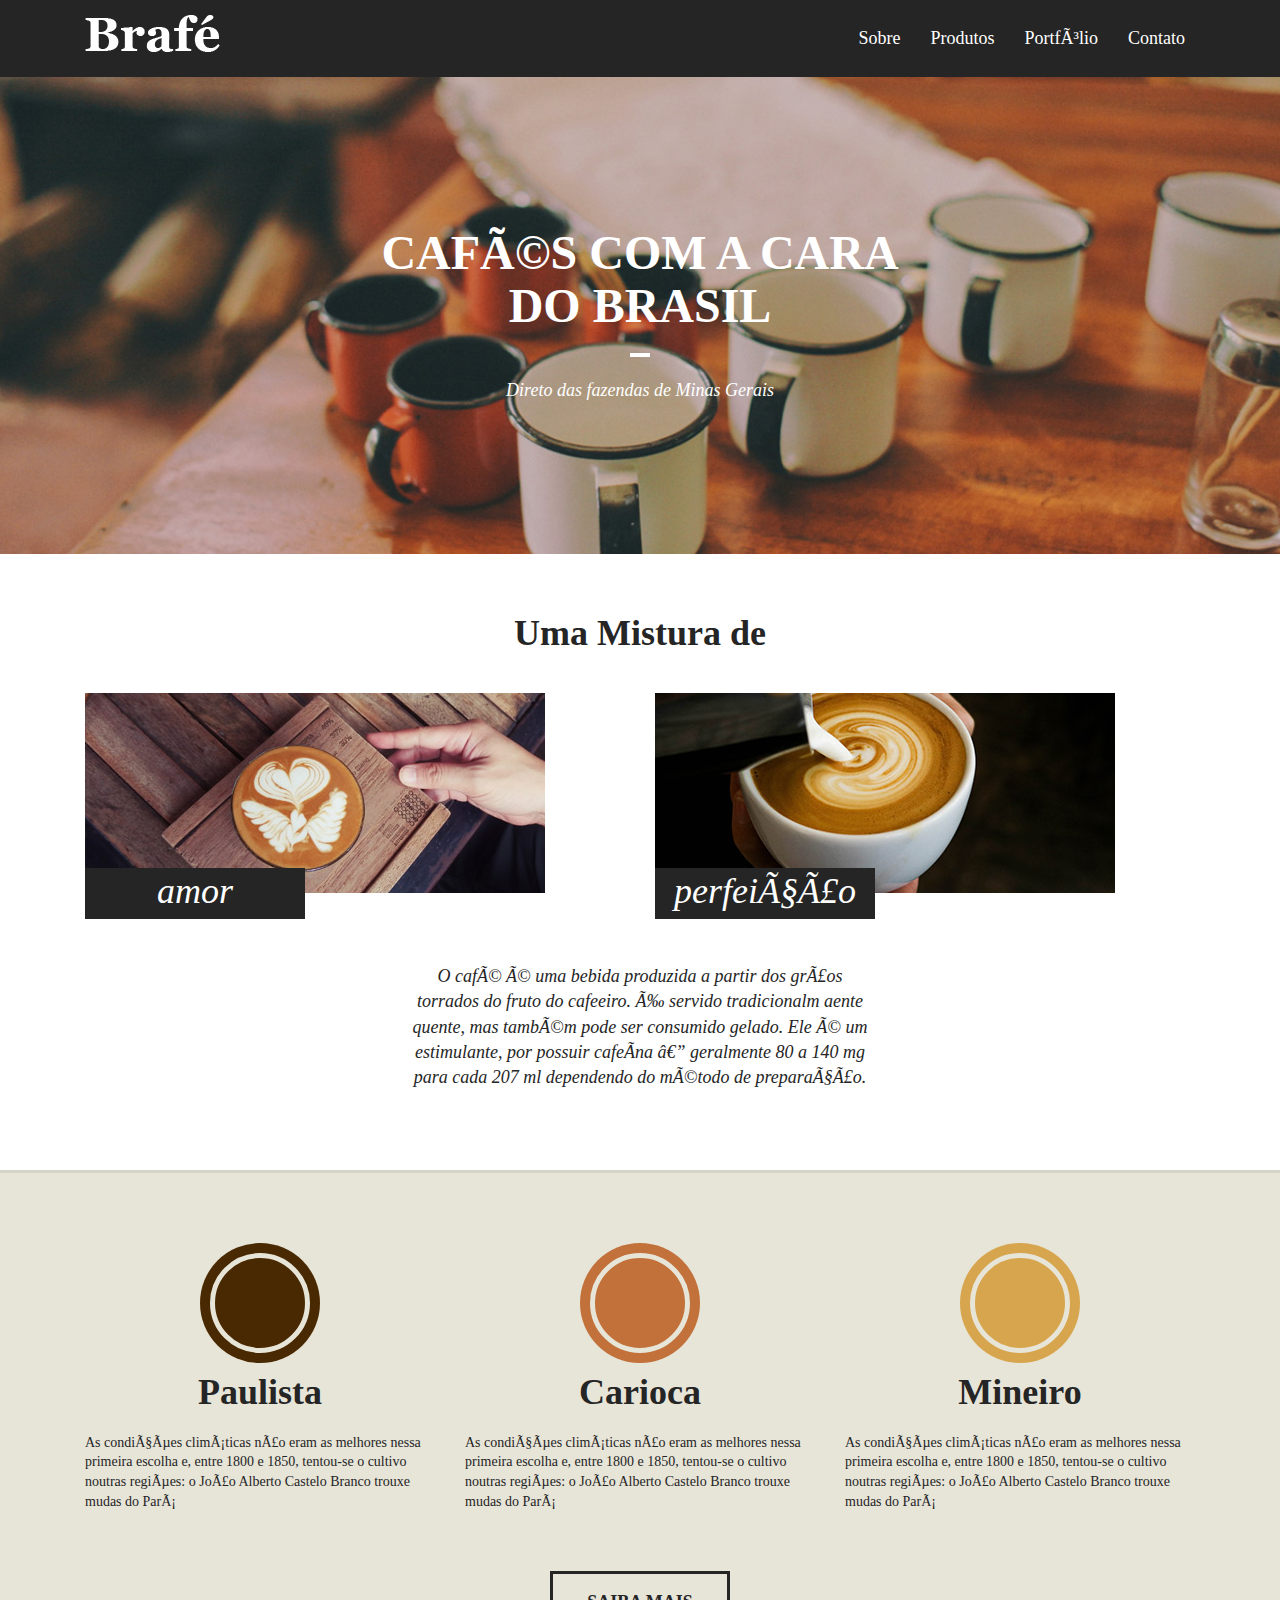
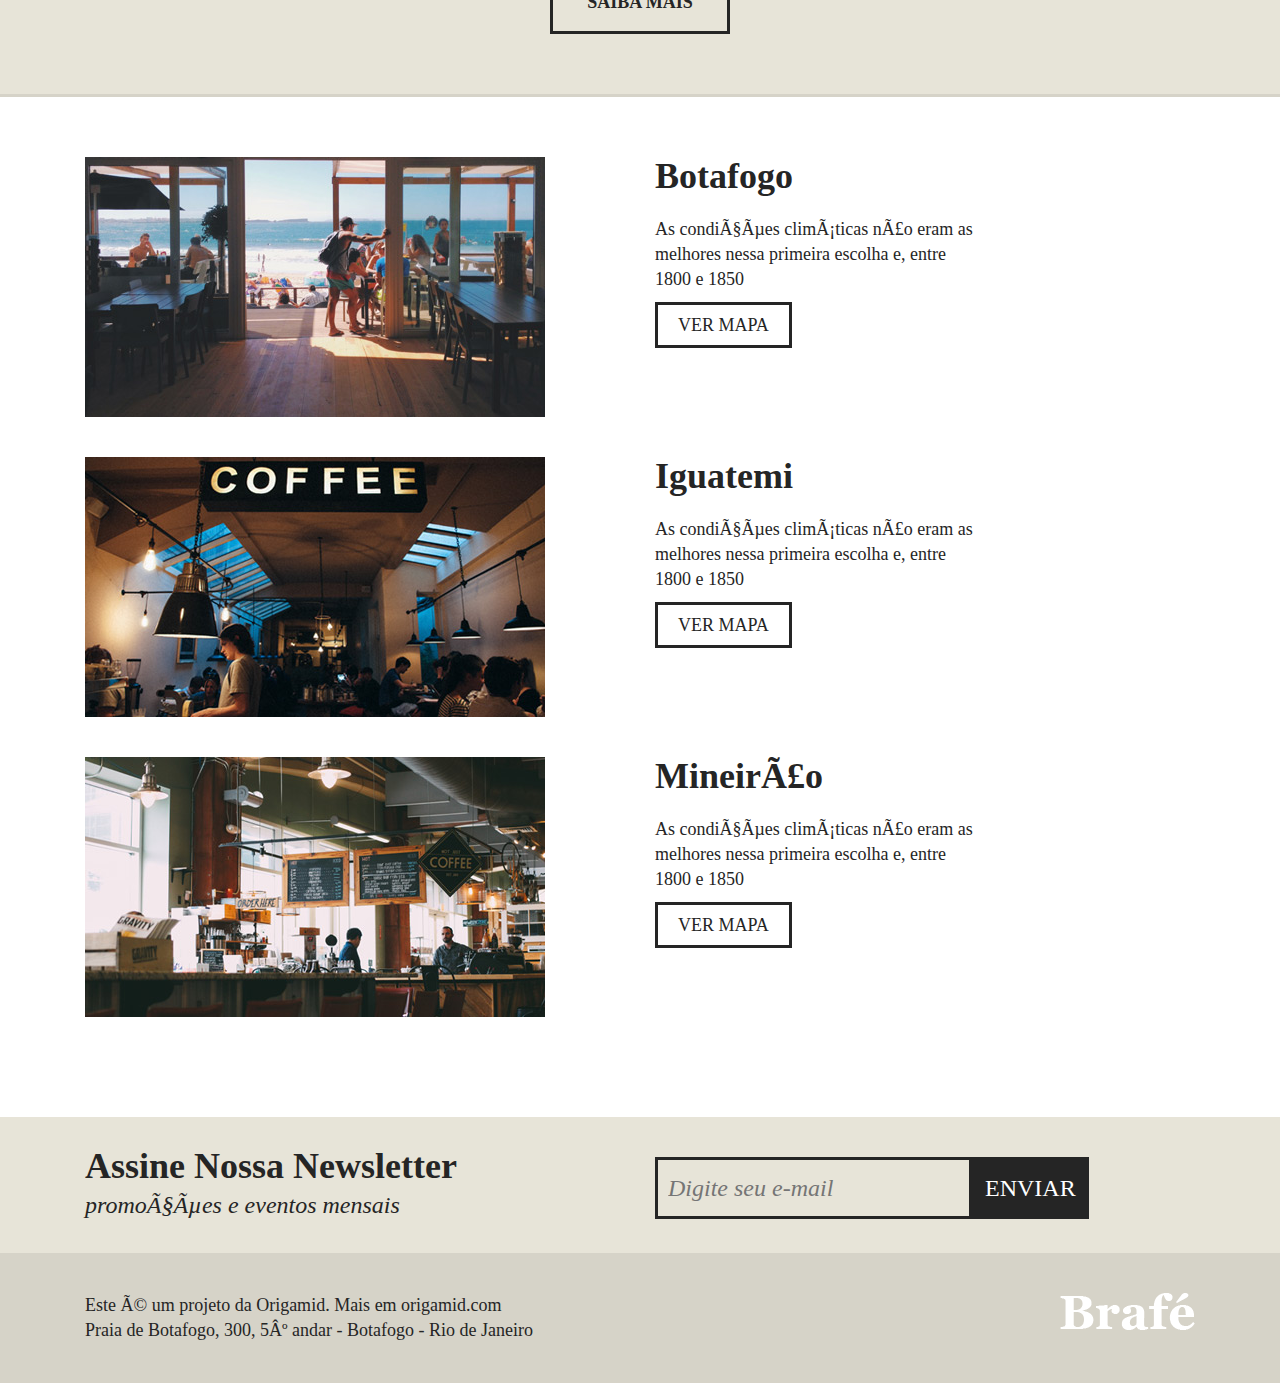
<file: brafe-1-bootstrap/index.html>
<!DOCTYPE html>
<html>

<head>
  <title>Brafé 1</title>
  <meta charset="uft-8">
  <meta name="viewport" content="width=device-width, initial-scale=1, shrink-to-fit=no">
  <link rel="stylesheet" type="text/css" href="css/bootstrap.min.css">
  <link rel="stylesheet" type="text/css" href="css/style.css">
</head>

<body>
  <header class="menu">
    <div class="container">
      <div class="row">
        <a class="menu-logo col-md-4" href="#"><img src="img/brafe.png" alt="Brafé"></a>
        <nav class="menu-nav col-md-8">
          <ul>
            <li><a href="#">Sobre</a></li>
            <li><a href="#">Produtos</a></li>
            <li><a href="#">Portfólio</a></li>
            <li><a href="#">Contato</a></li>
          </ul>
        </nav>
      </div>
    </div>
  </header>

  <main class="intro">
    <h1>Cafés com a cara <br> do Brasil</h1>
    <p>Direto das fazendas de Minas Gerais</p>
  </main>

  <section class="sobre container">
    <h2>Uma Mistura de</h2>
    <div class="row">
      <div class="col-sm sobre-item">
        <img src="img/cafe-1.jpg">
        <h3>amor</h3>
      </div>

      <div class="col-sm sobre-item">
        <img src="img/cafe-2.jpg">
        <h3>perfeição</h3>
      </div>
    </div>
    <p>
      O café é uma bebida produzida a partir dos grãos torrados do fruto do cafeeiro. É servido tradicionalm aente
      quente, mas também pode ser consumido gelado. Ele é um estimulante, por possuir cafeína — geralmente 80 a 140 mg
      para cada 207 ml dependendo do método de preparação.
    </p>
  </section>

  <section class="produtos">
    <div class="container">
      <div class="row">
        <div class="produtos-item col-sm">
          <h2 class="produtos-paulista">Paulista</h2>
          <p>
            As condições climáticas não eram as melhores nessa primeira escolha e, entre 1800 e 1850, tentou-se o
            cultivo
            noutras regiões: o João Alberto Castelo Branco trouxe mudas do Pará
          </p>
        </div>

        <div class="produtos-item col-sm">
          <h2 class="produtos-carioca">Carioca</h2>
          <p>
            As condições climáticas não eram as melhores nessa primeira escolha e, entre 1800 e 1850, tentou-se o
            cultivo
            noutras regiões: o João Alberto Castelo Branco trouxe mudas do Pará
          </p>
        </div>

        <div class="produtos-item col-sm">
          <h2 class="produtos-mineiro">Mineiro</h2>
          <p>
            As condições climáticas não eram as melhores nessa primeira escolha e, entre 1800 e 1850, tentou-se o
            cultivo
            noutras regiões: o João Alberto Castelo Branco trouxe mudas do Pará
          </p>
        </div>
      </div>
    </div>

    <a class="produtos-btn" href="#">Saiba mais</a>
  </section>

  <section class="locais container">
    <div class="locais-item row">
      <div class="col-sm">
        <img src="img/botafogo.jpg" alt="Brafé unidade Botafogo">
      </div>
      <div class="col-sm">
        <h2>Botafogo</h2>
        <p>
          As condições climáticas não eram as melhores nessa primeira escolha e, entre 1800 e 1850
        </p>
        <a href="#">Ver Mapa</a>
      </div>
    </div>

    <div class="locais-item row">
      <div class="col-sm">
        <img src="img/iguatemi.jpg" alt="Brafé unidade Iguatemi">
      </div>
      <div class="col-sm">
        <h2>Iguatemi</h2>
        <p>
          As condições climáticas não eram as melhores nessa primeira escolha e, entre 1800 e 1850
        </p>
        <a href="#">Ver Mapa</a>
      </div>
    </div>

    <div class="locais-item row">
      <div class="col-sm">
        <img src="img/mineirao.jpg" alt="Brafé unidade Mineirao">
      </div>
      <div class="col-sm">
        <h2>Mineirão</h2>
        <p>
          As condições climáticas não eram as melhores nessa primeira escolha e, entre 1800 e 1850
        </p>
        <a href="#">Ver Mapa</a>
      </div>
    </div>
  </section>

  <section class="assine">
    <div class="container">
      <div class="row">
        <div class="assine-info col-sm">
          <h2>Assine Nossa Newsletter</h2>
          <p>promoções e eventos mensais</p>
        </div>
        <form class="col-sm">
          <label for="">E-mail</label>
          <input type="email" placeholder="Digite seu e-mail">
          <button type="submit">Enviar</button>
        </form>
      </div>
    </div>
  </section>

  <footer class="footer">
    <div class="container">
      <div class="row">
        <p class="col-sm-8">Este é um projeto da Origamid. Mais em origamid.com <br>Praia de Botafogo, 300, 5º andar - Botafogo - Rio de
          Janeiro</p>
        <div class="col-sm-4">
          <img src="img/brafe.png" alt="">
        </div>
      </div>
    </div>
  </footer>
</body>

</html>
</file>
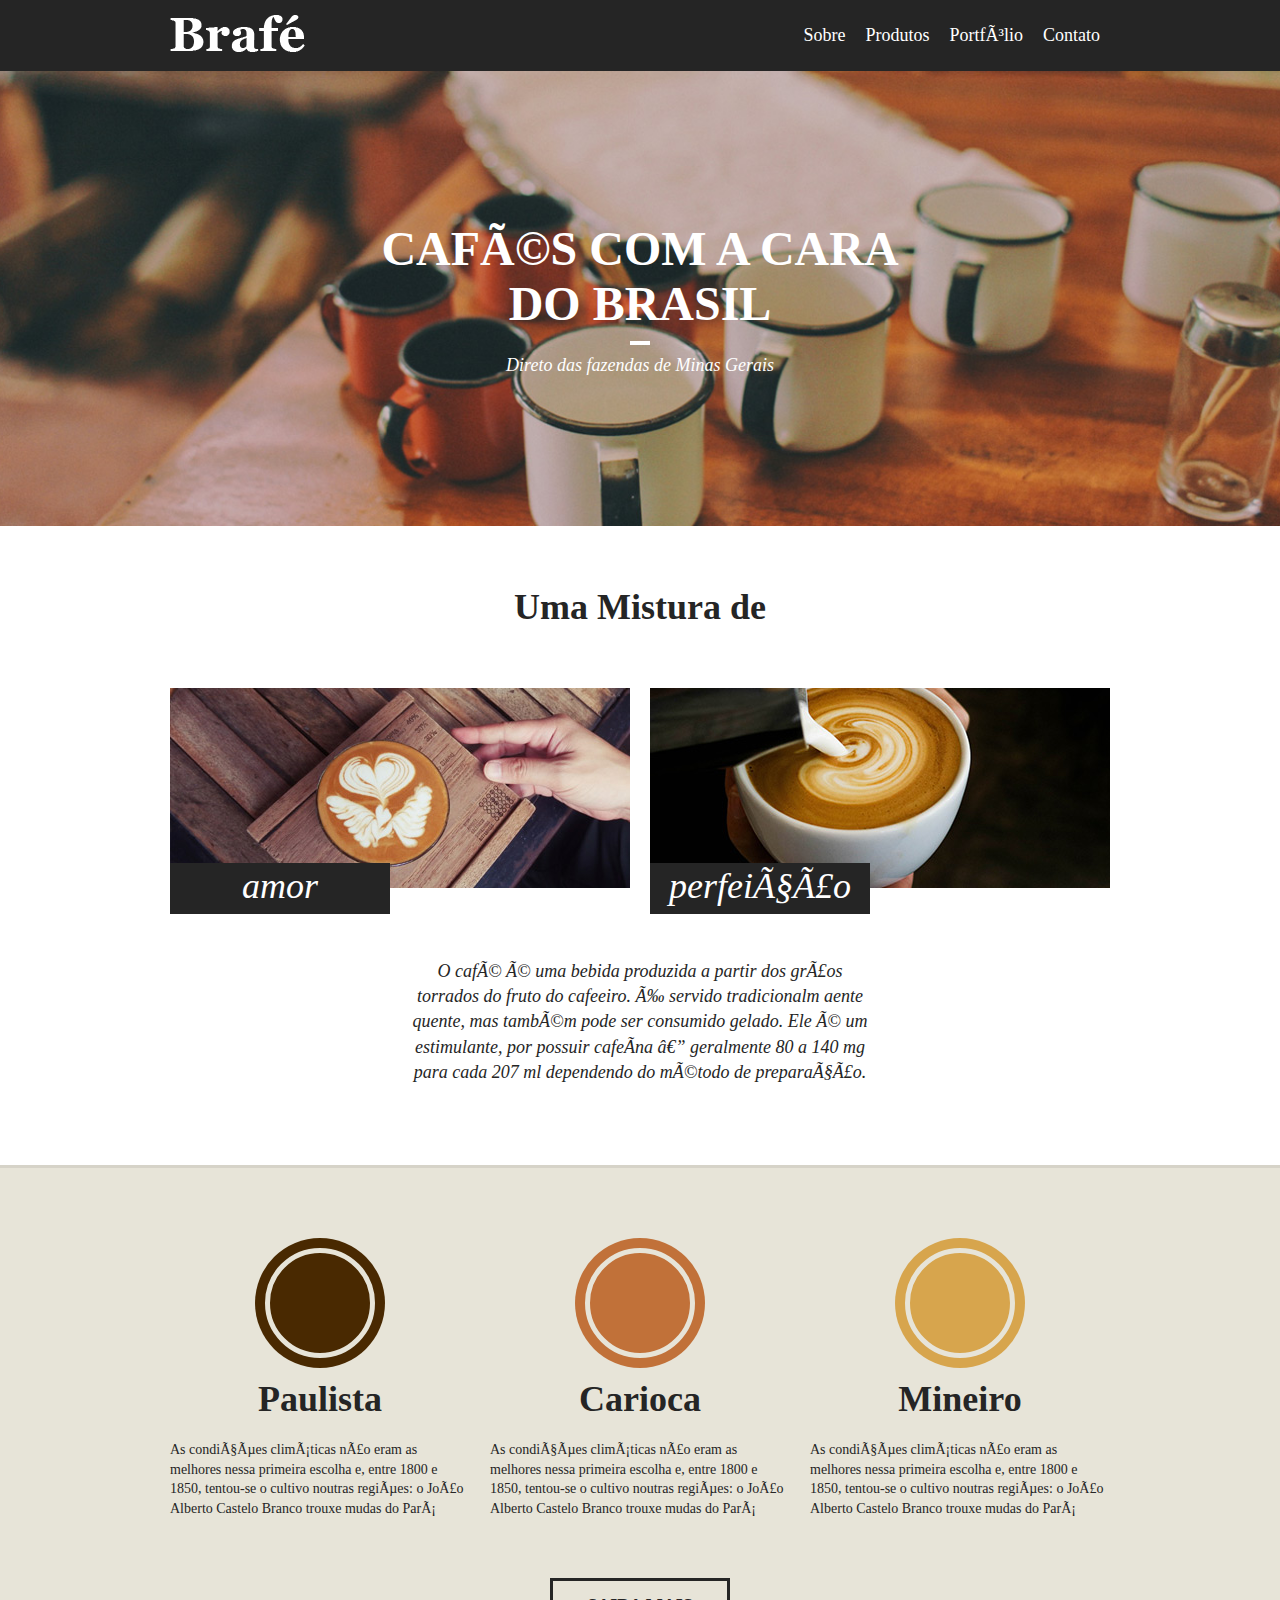
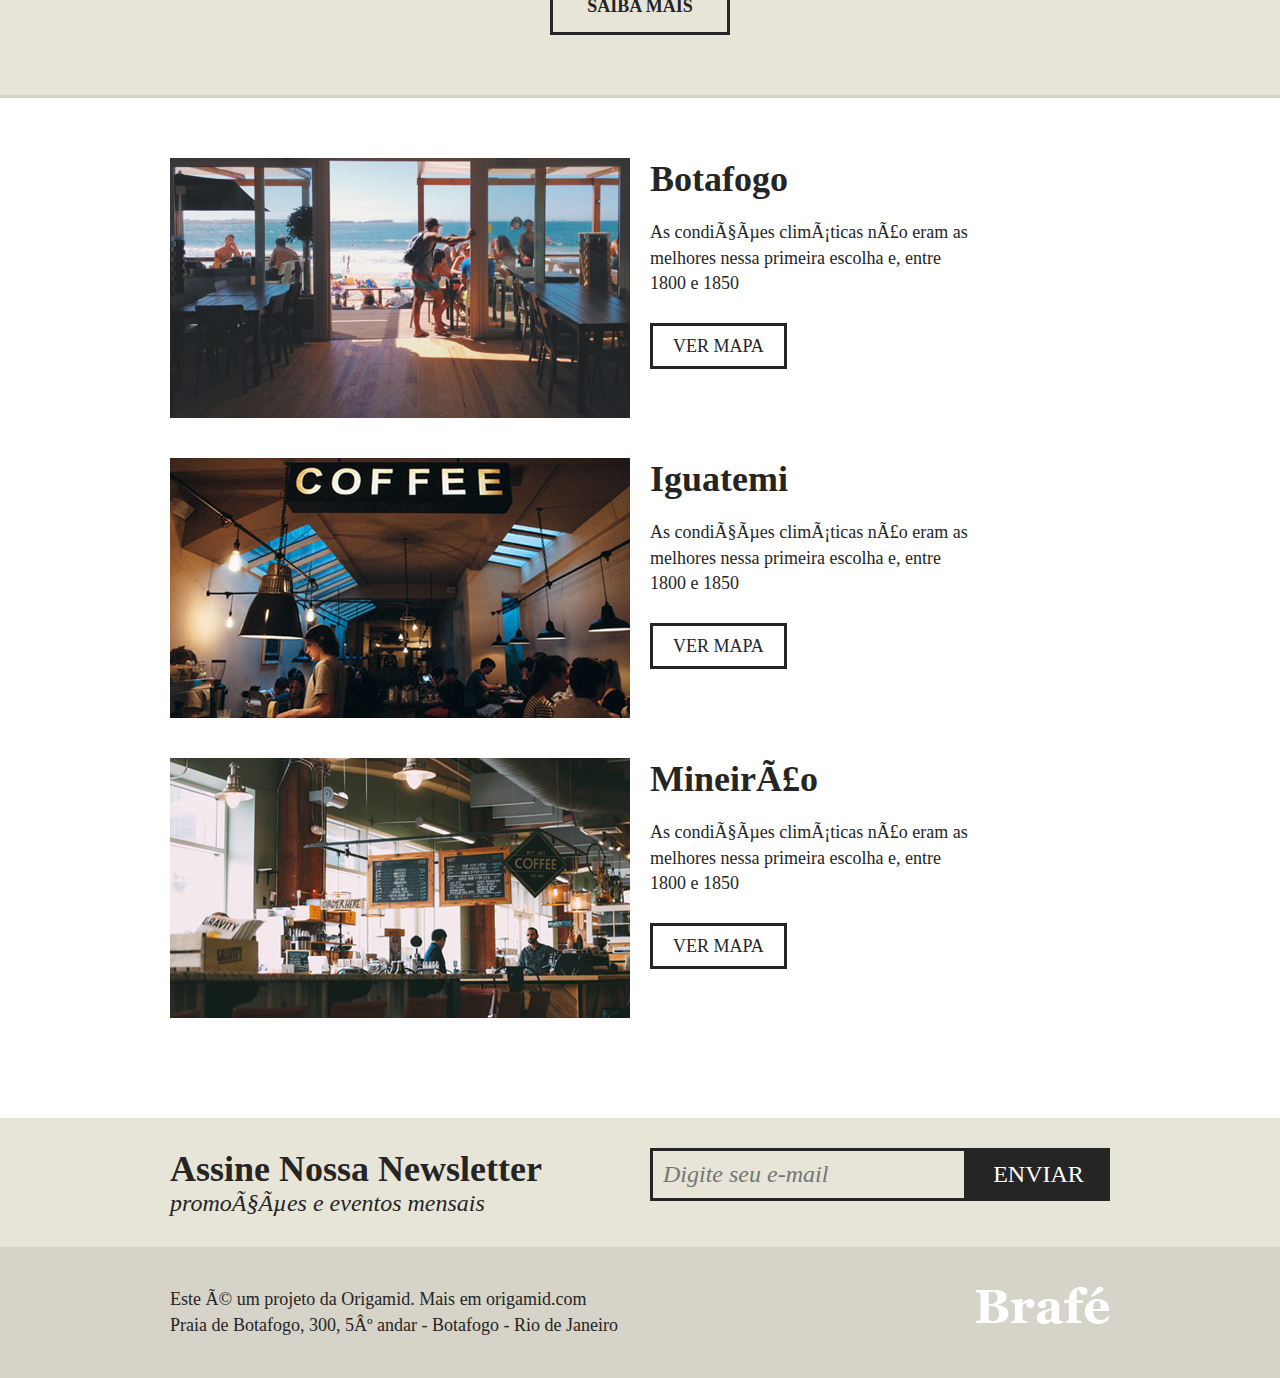
<file: brafe-1-flexbox/index.html>
<!DOCTYPE html>
<html>

<head>
  <title>Brafé 1</title>
  <meta charset="uft-8">
  <meta name="viewport" content="width=device-width, initial-scale=1, shrink-to-fit=no">
  <link rel="stylesheet" type="text/css" href="css/style.css">
</head>

<body>
  <header class="menu">
    <div class="container">
      <a class="menu-logo" href="#"><img src="img/brafe.png" alt="Brafé"></a>
      <nav class="menu-nav">
        <ul>
          <li><a href="#">Sobre</a></li>
          <li><a href="#">Produtos</a></li>
          <li><a href="#">Portfólio</a></li>
          <li><a href="#">Contato</a></li>
        </ul>
      </nav>
    </div>
  </header>

  <main class="intro">
    <h1>Cafés com a cara <br> do Brasil</h1>
    <p>Direto das fazendas de Minas Gerais</p>
  </main>

  <section class="sobre">
    <h2>Uma Mistura de</h2>
    <div class="container">
      <div class="sobre-item">
        <img src="img/cafe-1.jpg">
        <h3>amor</h3>
      </div>

      <div class="sobre-item">
        <img src="img/cafe-2.jpg">
        <h3>perfeição</h3>
      </div>
    </div>
    <p>
      O café é uma bebida produzida a partir dos grãos torrados do fruto do cafeeiro. É servido tradicionalm aente
      quente, mas também pode ser consumido gelado. Ele é um estimulante, por possuir cafeína — geralmente 80 a 140 mg
      para cada 207 ml dependendo do método de preparação.
    </p>
  </section>

  <section class="produtos">
    <div class="container">
      <div class="produtos-item">
        <h2 class="produtos-paulista">Paulista</h2>
        <p>
          As condições climáticas não eram as melhores nessa primeira escolha e, entre 1800 e 1850, tentou-se o cultivo
          noutras regiões: o João Alberto Castelo Branco trouxe mudas do Pará
        </p>
      </div>

      <div class="produtos-item">
        <h2 class="produtos-carioca">Carioca</h2>
        <p>
          As condições climáticas não eram as melhores nessa primeira escolha e, entre 1800 e 1850, tentou-se o cultivo
          noutras regiões: o João Alberto Castelo Branco trouxe mudas do Pará
        </p>
      </div>

      <div class="produtos-item">
        <h2 class="produtos-mineiro">Mineiro</h2>
        <p>
          As condições climáticas não eram as melhores nessa primeira escolha e, entre 1800 e 1850, tentou-se o cultivo
          noutras regiões: o João Alberto Castelo Branco trouxe mudas do Pará
        </p>
      </div>
    </div>

    <a class="produtos-btn" href="#">Saiba mais</a>
  </section>

  <section class="locais">
    <div class="locais-item container">
      <div class="locais-img">
        <img src="img/botafogo.jpg" alt="Brafé unidade Botafogo">
      </div>
      <div class="locais-info">
        <h2>Botafogo</h2>
        <p>
          As condições climáticas não eram as melhores nessa primeira escolha e, entre 1800 e 1850
        </p>
        <a href="#">Ver Mapa</a>
      </div>
    </div>

    <div class="locais-item container">
      <div class="locais-img">
        <img src="img/iguatemi.jpg" alt="Brafé unidade Iguatemi">
      </div>
      <div class="locais-info">
        <h2>Iguatemi</h2>
        <p>
          As condições climáticas não eram as melhores nessa primeira escolha e, entre 1800 e 1850
        </p>
        <a href="#">Ver Mapa</a>
      </div>
    </div>

    <div class="locais-item container">
      <div class="locais-img">
        <img src="img/mineirao.jpg" alt="Brafé unidade Mineirao">
      </div>
      <div class="locais-info">
        <h2>Mineirão</h2>
        <p>
          As condições climáticas não eram as melhores nessa primeira escolha e, entre 1800 e 1850
        </p>
        <a href="#">Ver Mapa</a>
      </div>
    </div>
  </section>

  <section class="assine">
    <div class="container">
      <div class="assine-info">
        <h2>Assine Nossa Newsletter</h2>
        <p>promoções e eventos mensais</p>
      </div>
      <form>
        <label for="">E-mail</label>
        <input type="email" placeholder="Digite seu e-mail">
        <button type="submit">Enviar</button>
      </form>
    </div>
  </section>

  <footer class="footer" id="footer">
    <div class="container">
      <p>Este é um projeto da Origamid. Mais em origamid.com <br>Praia de Botafogo, 300, 5º andar - Botafogo - Rio de Janeiro</p>
      <div class="footer-img">
        <img src="img/brafe.png" alt="">
      </div>
    </div>
  </footer>
</body>

</html>
</file>
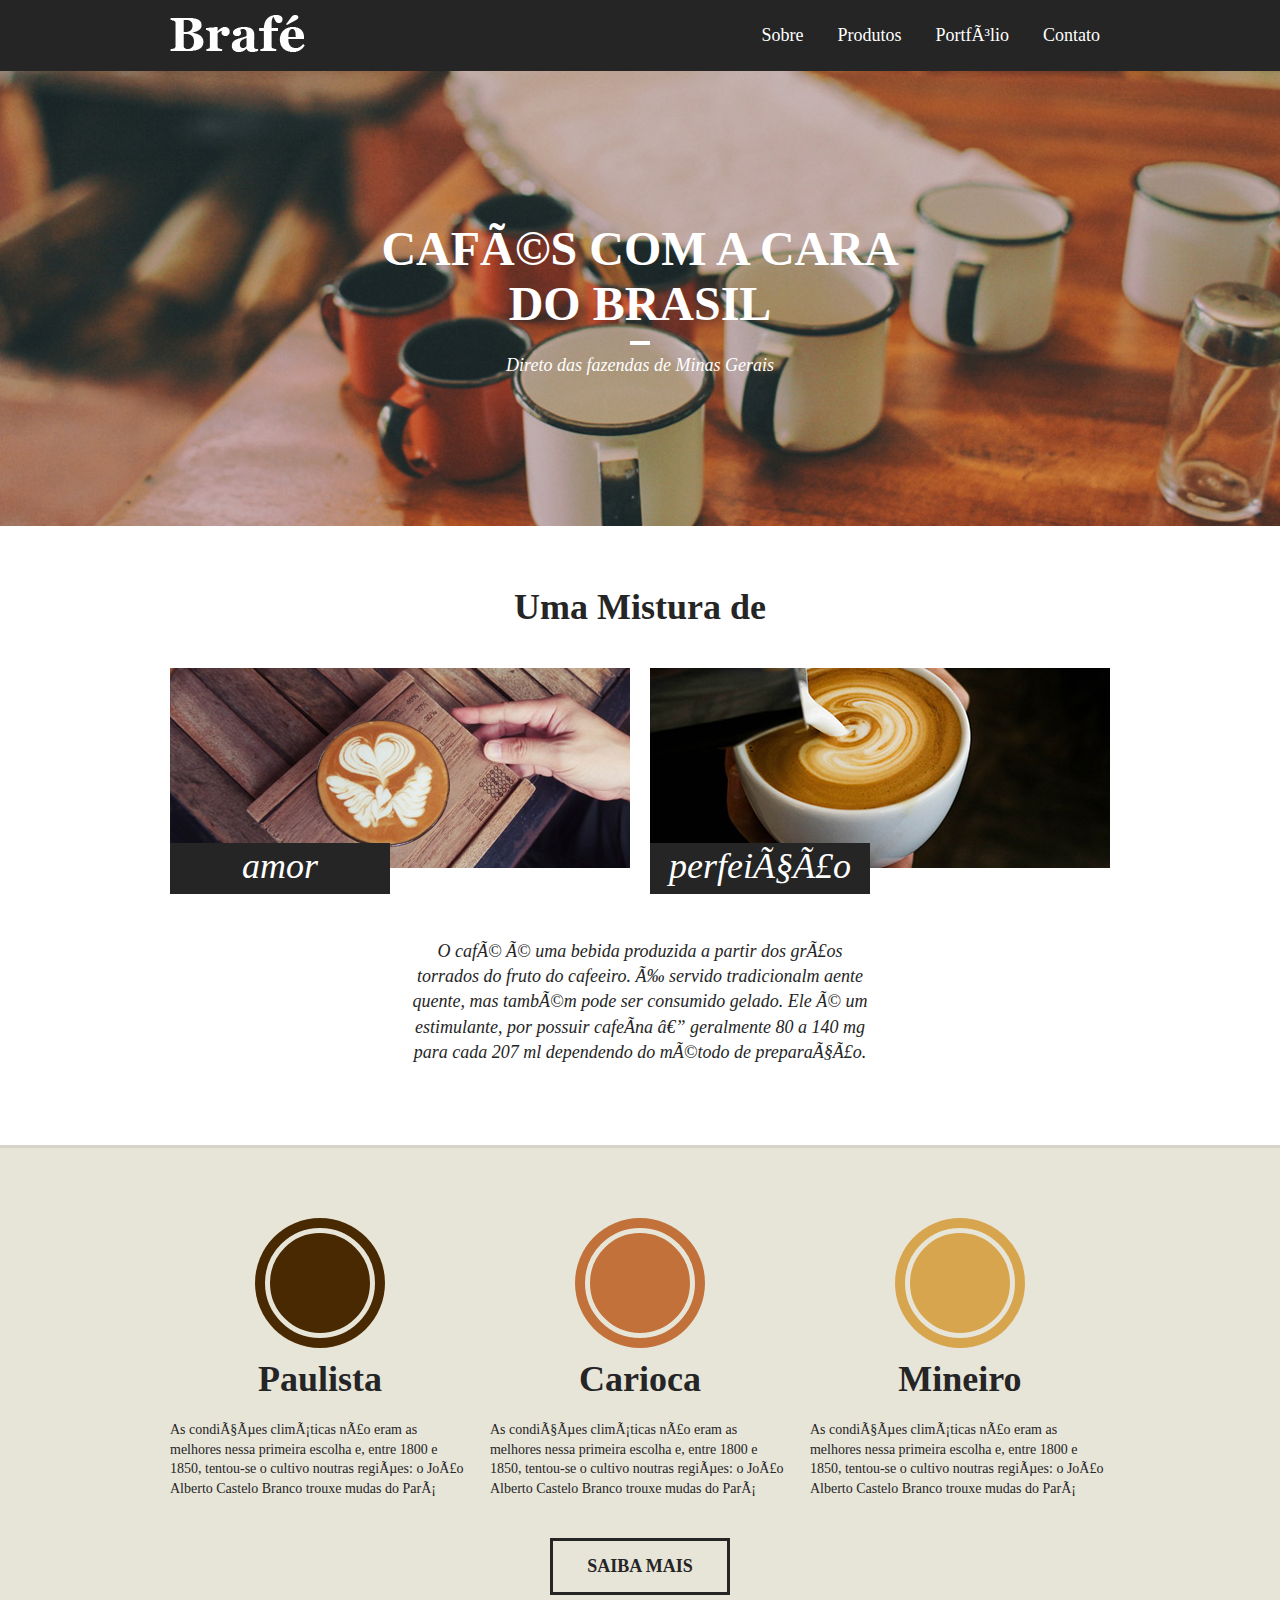
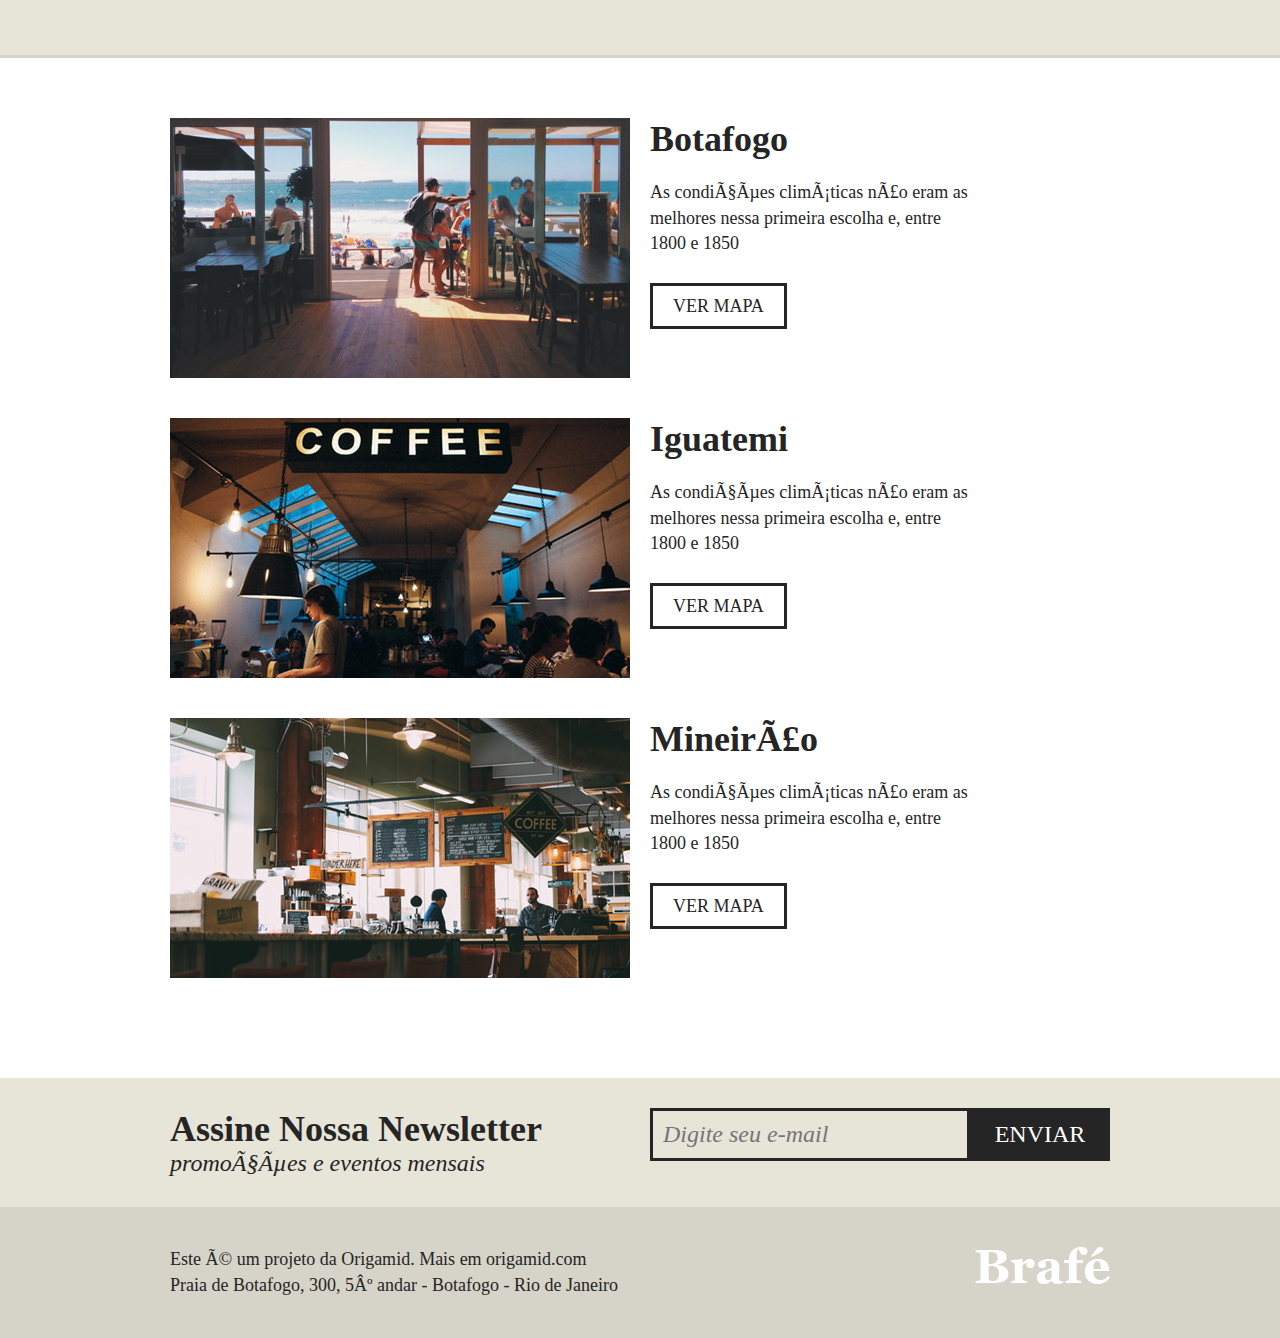
<file: brafe-1-grid/index.html>
<!DOCTYPE html>
<html>

<head>
  <title>Brafé 1</title>
  <meta charset="uft-8">
  <meta name="viewport" content="width=device-width, initial-scale=1, shrink-to-fit=no">
  <link rel="stylesheet" type="text/css" href="css/grid.css">
  <link rel="stylesheet" type="text/css" href="css/style.css">
</head>

<body>
  <header class="menu">
    <div class="container">
      <a class="menu-logo grid-4" href="#"><img src="img/brafe.png" alt="Brafé"></a>
      <nav class="menu-nav grid-8">
        <ul>
          <li><a href="#">Sobre</a></li>
          <li><a href="#">Produtos</a></li>
          <li><a href="#">Portfólio</a></li>
          <li><a href="#">Contato</a></li>
        </ul>
      </nav>
    </div>
  </header>

  <main class="intro">
    <h1>Cafés com a cara <br> do Brasil</h1>
    <p>Direto das fazendas de Minas Gerais</p>
  </main>

  <section class="sobre">
    <h2>Uma Mistura de</h2>
    <div class="container">
      <div class="sobre-item grid-6">
        <img src="img/cafe-1.jpg">
        <h3>amor</h3>
      </div>

      <div class="sobre-item grid-6">
        <img src="img/cafe-2.jpg">
        <h3>perfeição</h3>
      </div>
    </div>
    <p>
      O café é uma bebida produzida a partir dos grãos torrados do fruto do cafeeiro. É servido tradicionalm aente
      quente, mas também pode ser consumido gelado. Ele é um estimulante, por possuir cafeína — geralmente 80 a 140 mg
      para cada 207 ml dependendo do método de preparação.
    </p>
  </section>

  <section class="produtos">
    <div class="container">
      <div class="produtos-item grid-4">
        <h2 class="produtos-paulista">Paulista</h2>
        <p>
          As condições climáticas não eram as melhores nessa primeira escolha e, entre 1800 e 1850, tentou-se o cultivo
          noutras regiões: o João Alberto Castelo Branco trouxe mudas do Pará
        </p>
      </div>

      <div class="produtos-item grid-4">
        <h2 class="produtos-carioca">Carioca</h2>
        <p>
          As condições climáticas não eram as melhores nessa primeira escolha e, entre 1800 e 1850, tentou-se o cultivo
          noutras regiões: o João Alberto Castelo Branco trouxe mudas do Pará
        </p>
      </div>

      <div class="produtos-item grid-4">
        <h2 class="produtos-mineiro">Mineiro</h2>
        <p>
          As condições climáticas não eram as melhores nessa primeira escolha e, entre 1800 e 1850, tentou-se o cultivo
          noutras regiões: o João Alberto Castelo Branco trouxe mudas do Pará
        </p>
      </div>
    </div>

    <a class="produtos-btn" href="#">Saiba mais</a>
  </section>

  <section class="locais">
    <div class="locais-item container">
      <div class="grid-6">
        <img src="img/botafogo.jpg" alt="Brafé unidade Botafogo">
      </div>
      <div class="grid-6">
        <h2>Botafogo</h2>
        <p>
          As condições climáticas não eram as melhores nessa primeira escolha e, entre 1800 e 1850
        </p>
        <a href="#">Ver Mapa</a>
      </div>
    </div>

    <div class="locais-item container">
      <div class="grid-6">
        <img src="img/iguatemi.jpg" alt="Brafé unidade Iguatemi">
      </div>
      <div class="grid-6">
        <h2>Iguatemi</h2>
        <p>
          As condições climáticas não eram as melhores nessa primeira escolha e, entre 1800 e 1850
        </p>
        <a href="#">Ver Mapa</a>
      </div>
    </div>

    <div class="locais-item container">
      <div class="grid-6">
        <img src="img/mineirao.jpg" alt="Brafé unidade Mineirao">
      </div>
      <div class="grid-6">
        <h2>Mineirão</h2>
        <p>
          As condições climáticas não eram as melhores nessa primeira escolha e, entre 1800 e 1850
        </p>
        <a href="#">Ver Mapa</a>
      </div>
    </div>
  </section>

  <section class="assine">
    <div class="container">
      <div class="assine-info grid-6">
        <h2>Assine Nossa Newsletter</h2>
        <p>promoções e eventos mensais</p>
      </div>
      <form class="grid-6">
        <label for="">E-mail</label>
        <input type="email" placeholder="Digite seu e-mail">
        <button type="submit">Enviar</button>
      </form>
    </div>
  </section>

  <footer class="footer">
    <div class="container">
      <p class="grid-8">Este é um projeto da Origamid. Mais em origamid.com <br>Praia de Botafogo, 300, 5º andar - Botafogo - Rio de Janeiro</p>
      <div class="grid-4">
        <img src="img/brafe.png" alt="">
      </div>
    </div>
  </footer>
</body>

</html>
</file>
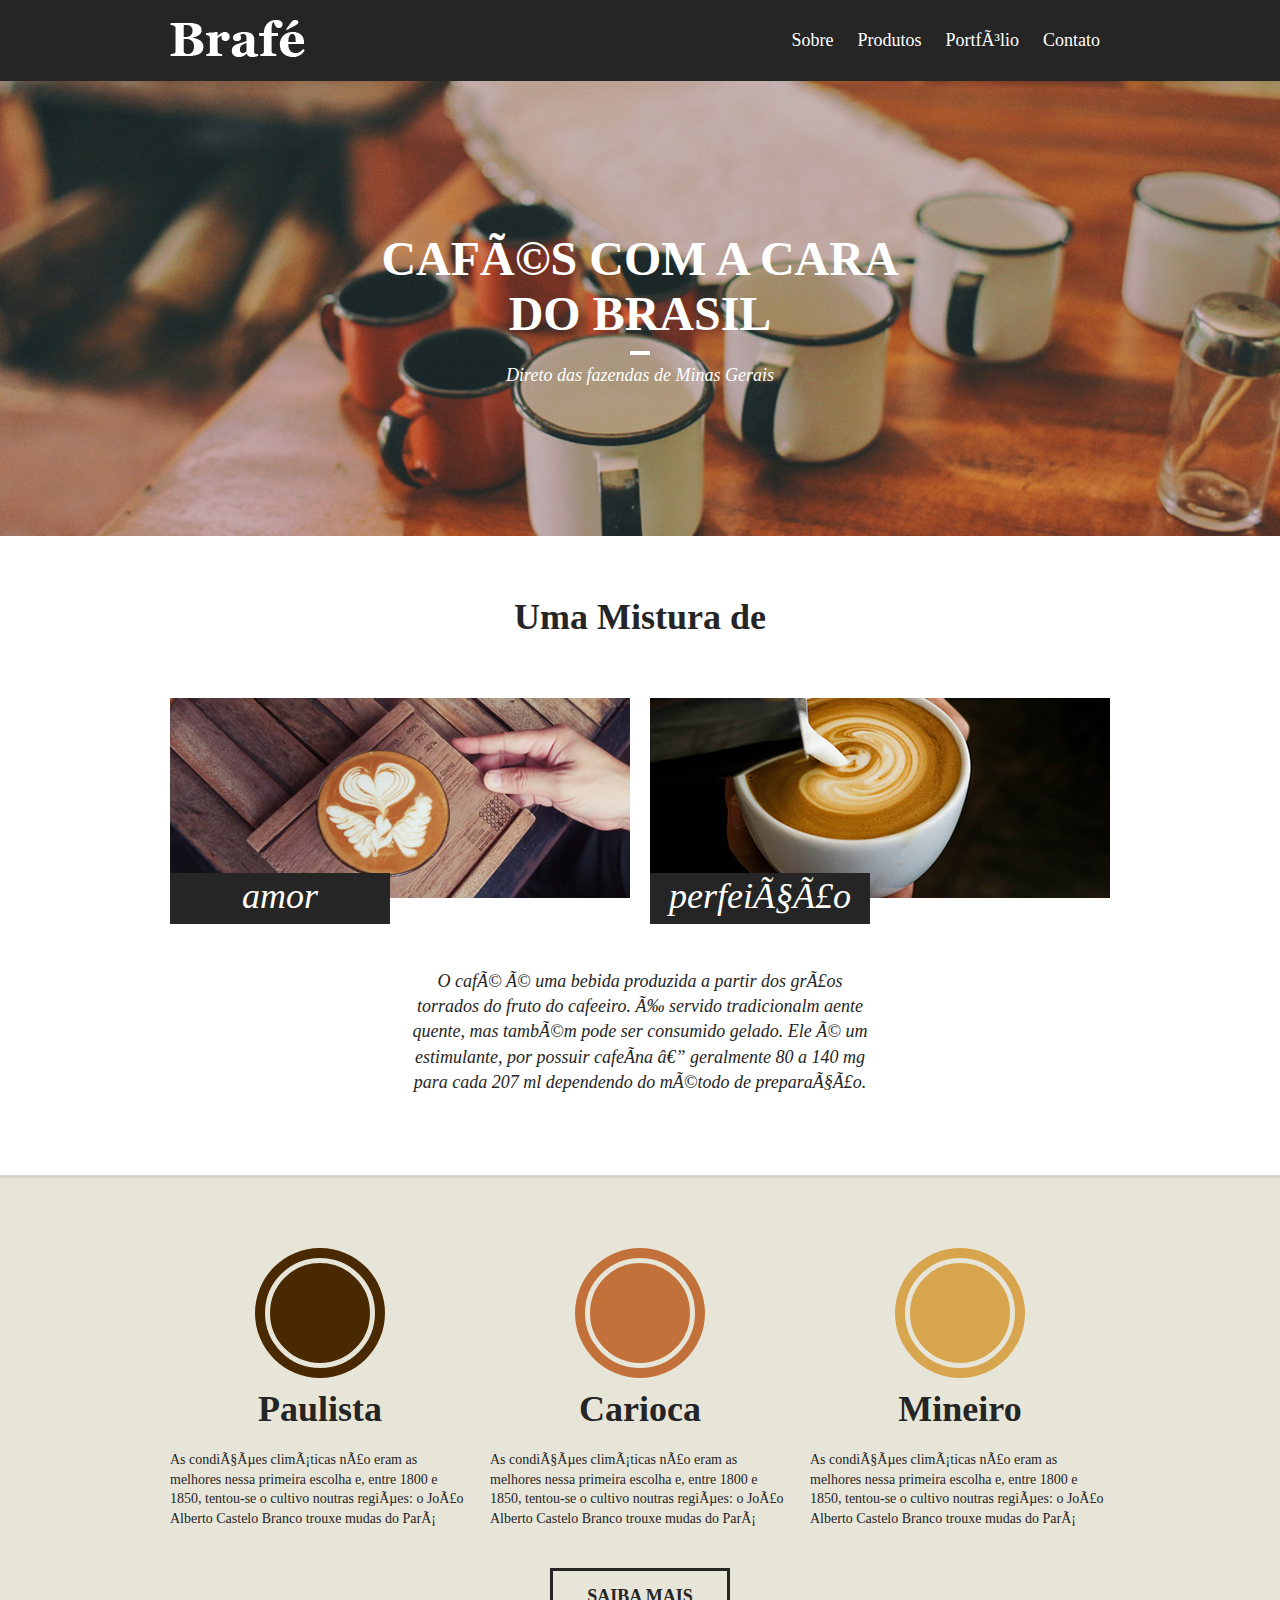
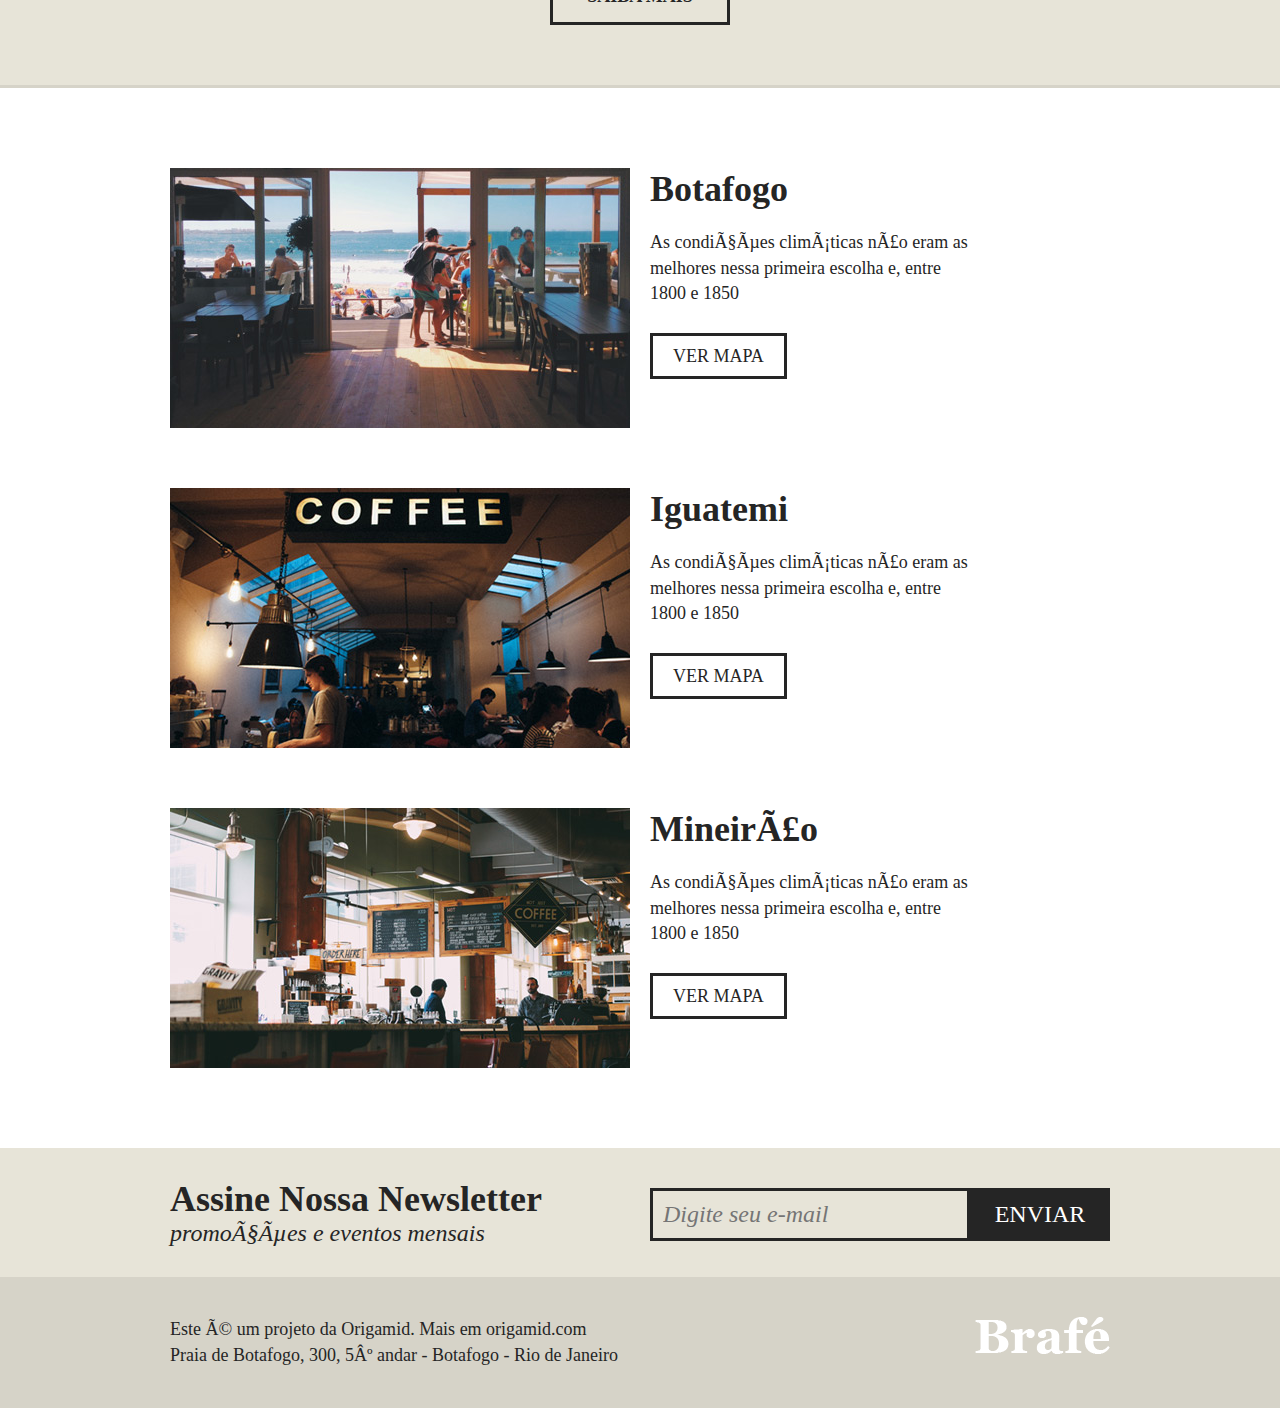
<file: brafe-1-puro/index.html>
<!DOCTYPE html>
<html>

<head>
  <title>Brafé 1</title>
  <meta charset="uft-8">
  <meta name="viewport" content="width=device-width, initial-scale=1, shrink-to-fit=no">
  <link rel="stylesheet" type="text/css" href="css/style.css">
</head>

<body>
  <header class="menu">
    <div class="menu-container">
      <a class="menu-logo" href="#"><img src="img/brafe.png" alt="Brafé"></a>
      <nav class="menu-nav">
        <ul>
          <li><a href="#">Sobre</a></li>
          <li><a href="#">Produtos</a></li>
          <li><a href="#">Portfólio</a></li>
          <li><a href="#">Contato</a></li>
        </ul>
      </nav>
    </div>
  </header>

  <main class="intro">
    <h1>Cafés com a cara <br> do Brasil</h1>
    <p>Direto das fazendas de Minas Gerais</p>
  </main>

  <section class="sobre">
    <h2>Uma Mistura de</h2>
    <div class="sobre-container">
      <div class="sobre-item">
        <img src="img/cafe-1.jpg">
        <h3>amor</h3>
      </div>

      <div class="sobre-item">
        <img src="img/cafe-2.jpg">
        <h3>perfeição</h3>
      </div>
    </div>
    <p>
      O café é uma bebida produzida a partir dos grãos torrados do fruto do cafeeiro. É servido tradicionalm aente
      quente, mas também pode ser consumido gelado. Ele é um estimulante, por possuir cafeína — geralmente 80 a 140 mg
      para cada 207 ml dependendo do método de preparação.
    </p>
  </section>

  <section class="produtos">
    <div class="produtos-container">
      <div class="produtos-item">
        <h2 class="produtos-paulista">Paulista</h2>
        <p>
          As condições climáticas não eram as melhores nessa primeira escolha e, entre 1800 e 1850, tentou-se o cultivo
          noutras regiões: o João Alberto Castelo Branco trouxe mudas do Pará
        </p>
      </div>

      <div class="produtos-item">
        <h2 class="produtos-carioca">Carioca</h2>
        <p>
          As condições climáticas não eram as melhores nessa primeira escolha e, entre 1800 e 1850, tentou-se o cultivo
          noutras regiões: o João Alberto Castelo Branco trouxe mudas do Pará
        </p>
      </div>

      <div class="produtos-item">
        <h2 class="produtos-mineiro">Mineiro</h2>
        <p>
          As condições climáticas não eram as melhores nessa primeira escolha e, entre 1800 e 1850, tentou-se o cultivo
          noutras regiões: o João Alberto Castelo Branco trouxe mudas do Pará
        </p>
      </div>
    </div>

    <a class="produtos-btn" href="#">Saiba mais</a>
  </section>

  <section class="locais">
    <div class="locais-item">
      <img src="img/botafogo.jpg" alt="Brafé unidade Botafogo">
      <div>
        <h2>Botafogo</h2>
        <p>
          As condições climáticas não eram as melhores nessa primeira escolha e, entre 1800 e 1850
        </p>
        <a href="#">Ver Mapa</a>
      </div>
    </div>

    <div class="locais-item">
      <img src="img/iguatemi.jpg" alt="Brafé unidade Iguatemi">
      <div>
        <h2>Iguatemi</h2>
        <p>
          As condições climáticas não eram as melhores nessa primeira escolha e, entre 1800 e 1850
        </p>
        <a href="#">Ver Mapa</a>
      </div>
    </div>

    <div class="locais-item">
      <img src="img/mineirao.jpg" alt="Brafé unidade Mineirao">
      <div>
        <h2>Mineirão</h2>
        <p>
          As condições climáticas não eram as melhores nessa primeira escolha e, entre 1800 e 1850
        </p>
        <a href="#">Ver Mapa</a>
      </div>
    </div>
  </section>

  <section class="assine">
    <div class="assine-container">
      <div class="assine-info">
        <h2>Assine Nossa Newsletter</h2>
        <p>promoções e eventos mensais</p>
      </div>
      <form>
        <label for="">E-mail</label>
        <input type="email" placeholder="Digite seu e-mail">
        <button type="submit">Enviar</button>
      </form>
    </div>
  </section>

  <footer class="footer">
    <div class="footer-container">
      <p>Este é um projeto da Origamid. Mais em origamid.com <br>Praia de Botafogo, 300, 5º andar - Botafogo - Rio de Janeiro</p>
      <img src="img/brafe.png" alt="">
    </div>
  </footer>
</body>

</html>
</file>
<file: brafe-1-grid/css/grid.css>
.container {
  max-width: 960px;
  margin: 0 auto;
}

.container::after, .container::before {
  content: "";
  display: table;
  clear: both;
}

.grid-1, .grid-2, .grid-3, .grid-4, .grid-5, .grid-6, .grid-7, .grid-8, .grid-9, .grid-10, .grid-11, .grid-12 {
  margin-left: 10px;
  margin-right: 10px;
  float: left;
  display: block;
  min-height: 1px;
}

/* Calculo = 100/12*3 */
/* totalcontainer{%} / totalcolunas * gridnomomento */

.grid-1 {
  width: calc(8.333% - 20px);
}

.grid-2 {
  width: calc(16.666% - 20px);
}

.grid-3 {
  width: calc(25% - 20px);
}

.grid-4 {
  width: calc(33.333% - 20px);
}

.grid-5 {
  width: calc(41.666% - 20px);
}

.grid-6 {
  width: calc(50% - 20px);
}

.grid-7 {
  width: calc(58.333% - 20px);
}

.grid-8 {
  width: calc(66.666% - 20px);
}

.grid-9 {
  width: calc(75% - 20px);
}

.grid-10 {
  width: calc(83.333% - 20px);
}

.grid-11 {
  width: calc(91.666% - 20px);
}

.grid-12 {
  width: calc(100% - 20px);
}

@media (max-width: 739px){
  .container {
    max-width: 300px;
  }

  .grid-1, .grid-2, .grid-3, .grid-4, .grid-5, .grid-6, .grid-7, .grid-8, .grid-9, .grid-10, .grid-11, .grid-12 {
    width: 100%;
    margin-left: 0px;
    margin-right: 0px;
    float: none;
  }
  
}
</file>
<file: brafe-1-bootstrap/css/style.css>
/* Reset */

body, h1, h2, h3, p, ul {
  padding: 0;
  margin: 0;
}

* {
  box-sizing: border-box;
}

img {
  display: block;
  max-width: 100%;
}

body {
  font-family: Georgia, 'Times New Roman', Times, serif;
  color: #252525;
}

/* Menu */
.menu {
  background-color: #252525;
  padding: 15px 0;
}

.menu-nav a {
  text-decoration: none;
  color: #fff;
  font-size: 1.125em;
}

.menu-nav ul {
  float: right;
  list-style: none;
  display: flex;
}

/* .menu-nav ul li {
  display: inline-block;
} */

.menu-nav ul li a {
  display: inline-block;
  padding: 10px;
  margin-left: 10px;
}

@media (max-width: 768px){
  .menu-nav ul {
    float: none;
  }
  .menu-nav ul li a {
    margin-left: 0px;
    padding-left: 0px;
  }
}

/* Intro */

.intro {
  background: url("../img/bg-intro.jpg") no-repeat center center;
  background-size: cover;
  color: #FFF;
  text-align: center;
  padding: 150px 0;
}

.intro h1 {
  text-transform: uppercase;
  font-size: 3rem;
  font-weight: bold;
}

.intro h1::after {
  content: "";
  display: block;
  width: 20px;
  height: 4px;
  background-color: #FFF;
  margin: 20px auto;

}

.intro p{
  font-style: italic;
  font-size: 1.125rem;
}

@media (max-width: 768px){
  .intro {
    padding: 60px 0;
  }
}

/* Sobre */

.sobre {
  /* padding: 60px 0; */  
  padding-top: 60px;
  padding-bottom: 60px;
}
.sobre h2 {
  font-size: 2.25rem;
  font-weight: bold;
  text-align: center;
  margin-bottom: 40px;
}

.sobre-item h3 {
  color: white;
  text-align: center;
  font-size: 2.25rem;
  line-height: 1em;
  background-color: #252525;
  font-style: italic;
  font-weight: normal;
  position: relative;
  top: -25px;
  width: 220px;
  padding: 5px 0 10px 0;
}

.sobre > p {
  font-size: 1.125em;
  line-height: 1.4em;
  font-style: italic;
  text-align: center;
  max-width: 460px;
  text-align: center;
  margin: 20px auto;
}


/* Produtos */

.produtos {
  background-color: #e7e4d8;
  border-top: 3px solid #d6d3c8;
  border-bottom: 3px solid #d6d3c8;
  padding-top: 60px;
  padding-bottom: 60px;
  /* padding: 60px 0; */
}

.produtos-item {
  margin-bottom: 40px;
}


.produtos-item h2 {
  font-size: 2.25em;
  text-align: center;
  margin-bottom: 20px;
  margin-top: 20px;
  font-weight: bold;
}

.produtos-item h2::before {
  content: '';
  display: block;
  width: 100px;
  height: 100px;
  background-color: currentColor;
  border-radius: 50%;
  border: 5px solid #e7e4d8;
  box-shadow: 0 0 0 10px currentColor;
  margin: 20px auto;
}

h2.produtos-paulista::before {
  color: #492901;
}

h2.produtos-carioca::before {
  color: #c17139;
}

h2.produtos-mineiro::before {
  color: #d7a54d;
}

.produtos-item p {
  font-size: 0.875em;
  line-height: 1.4em;
}

.produtos-btn {
  border: 3px solid;
  color: #252525;
  text-decoration: none;
  font-size: 1.125em;
  font-weight: bold;
  text-transform: uppercase;
  text-align: center;
  display: block;
  width: 180px;
  margin: 20px auto 0 auto;
  padding: 15px 0;
}

.produtos-btn:hover{
  text-decoration: none;
  color: #c17139;
  border-color: #c17139;
}

/* Locais */
.locais {
  padding-top: 60px;
  padding-bottom: 60px;
}

.locais-item h2 {
  font-size: 2.25em;
  margin-bottom: 20px;
  font-weight: bold;
}

.locais-item {
  margin-bottom: 40px;
}

.locais-item p {
  font-size: 1.125em;
  line-height: 1.4em;
  max-width: 320px;
  margin-bottom: 20px;
}

.locais-item a {
  font-size: 1.125em;
  text-transform: uppercase;
  text-decoration: none;
  border: 3px solid;
  color: #252525;
  padding: 10px 20px;
}

/* Assine */

.assine {
  background: #e7e4d8;
  padding-top: 30px;
  padding-bottom: 30px;
}

.assine-info h2 {
  font-size: 2.25em;
  font-weight: bold;
}

.assine-info p {
  font-size: 1.5em;
  font-style: italic;
}

.assine form {
  margin-top: 10px;
  display: flex;
  flex-wrap: wrap;
  align-content: flex-start;
}

.assine form label{
  display: none;
}

.assine input {
  align-self: flex-start;
  border: 3px solid #252525;
  background: none;
  font-size: 1.5em;
  font-style: italic;
  font-family: Georgia, 'Times New Roman', Times, serif;
  padding: 10px;
}

.assine button {
  align-self: flex-start;
  background: #252525;
  border: none;
  font-family: Georgia, 'Times New Roman', Times, serif;
  text-transform: uppercase;
  font-size: 1.5em;
  color: #fff;
  cursor: pointer;
  padding: 13px;
}

/* Footer */

.footer {
  background: #d6d3c8;
  padding-top: 40px;
  padding-bottom: 40px;
}

.footer p {
  font-size: 1.125em;
  line-height: 1.4em;
}

.footer img{
  float: right;
}

@media (max-width: 768px){
  .footer img {
    float: none;
    margin-top: 20px;
  }
}
</file>
<file: brafe-1-flexbox/css/style.css>
/* Reset */

body, h1, h2, h3, p, ul {
  padding: 0;
  margin: 0;
}

* {
  box-sizing: border-box;
}

body {
  font-family: Georgia, 'Times New Roman', Times, serif;
  color: #252525;
}

.container {
  display: flex;
  max-width: 960px;
  margin: 0 auto;
}


@media (max-width: 739px){
  .container {
    flex-direction: column;
    max-width: 300px;
  }  
}

/* Menu */
.menu {
  background-color: #252525;
  padding: 15px 0px;
}

.menu-nav a {
  text-decoration: none;
  color: #fff;
  font-size: 1.125em;
}

.menu-logo {
  margin: 0 10px;
}

.menu-nav {
  flex: 1;
  margin: 0 10px;
  align-self: center;
}

.menu-nav ul {
  float: right;
  display: flex;
  list-style: none;
}

.menu-nav ul li a {
  padding: 10px;
}

@media (max-width: 739px){
  .menu-nav {
    margin: 0px;
  }
  .menu-logo {
    margin: 0px;
  }
  .menu-nav ul li a {
    padding-left: 0px;
  }
}

/* Intro */

.intro {
  background: url("../img/bg-intro.jpg") no-repeat center center;
  background-size: cover;
  color: #FFF;
  padding: 150px 0;
  text-align: center;
}

@media (max-width: 739px){
  .intro {
    padding: 60px 0;
  }
}

.intro h1 {
  text-transform: uppercase;
  font-size: 3rem;
}

.intro h1::after {
  content: "";
  display: block;
  width: 20px;
  height: 4px;
  background-color: #FFF;
  margin: 10px auto;

}

.intro p{
  font-style: italic;
  font-size: 1.125rem;
}

/* Sobre */

.sobre {
  padding: 60px 0;
}

.sobre h2 {
  font-size: 2.25rem;
  text-align: center;
  margin-bottom: 60px;
}

.sobre-item {
  flex: 1;
  margin: 0 10px;
}

.sobre-item img {
  display: block;
  max-width: 100%;
}

.sobre-item h3 {
  color: white;
  text-align: center;
  font-size: 2.25rem;
  line-height: 1em;
  background-color: #252525;
  font-style: italic;
  font-weight: normal;
  position: relative;
  width: 220px;
  padding: 5px 0 10px 0;
  top: -25px;
}

.sobre > p {
  font-size: 1.125em;
  line-height: 1.4em;
  font-style: italic;
  max-width: 460px;
  margin: 20px auto;
  text-align: center;
}

@media (max-width: 739px){
  .sobre-item{
    margin-left: 0;
    margin-right: 0;
  }
}



/* Produtos */

.produtos {
  background-color: #e7e4d8;
  border-top: 3px solid #d6d3c8;
  border-bottom: 3px solid #d6d3c8;
  padding: 60px 0;
}


.produtos-item h2 {
  text-align: center;
  font-size: 2.25em;
  margin-bottom: 20px;
}

.produtos-item h2::before {
  content: '';
  display: block;
  width: 100px;
  height: 100px;
  background-color: currentColor;
  border-radius: 50%;
  border: 5px solid #e7e4d8;
  margin: 20px auto;
  box-shadow: 0 0 0 10px currentColor;
}

h2.produtos-paulista::before {
  color: #492901;
}

h2.produtos-carioca::before {
  color: #c17139;
}

h2.produtos-mineiro::before {
  color: #d7a54d;
}

.produtos-item {
  flex: 1;
  margin: 0 10px 40px 10px;
}

.produtos-item p {
  font-size: 0.875em;
  line-height: 1.4em;
}

.produtos-btn {
  border: 3px solid;
  color: #252525;
  text-decoration: none;
  font-size: 1.125em;
  font-weight: bold;
  text-transform: uppercase;
  text-align: center;
  padding: 15px 0;
  display: block;
  width: 180px;
  margin: 20px auto 0 auto;
}

@media (max-width: 739px){
  .produtos-item {
    margin-left: 0;
    margin-right: 0;
  }
}


/* Locais */

.locais {
  padding: 60px 0;
}


.locais-item {
  margin-bottom: 40px;
}

.locais-img, .locais-info {
  flex: 1;
  margin: 0 10px;
}


.locais-img img{
  display: block;
  max-width: 100%;
}

.locais-item h2 {
  font-size: 2.25em;
  margin-bottom: 20px;
}

.locais-item p {
  max-width: 320px;
  font-size: 1.125em;
  line-height: 1.4em;
  margin-bottom: 40px;
}

.locais-item a {
  font-size: 1.125em;
  text-transform: uppercase;
  text-decoration: none;
  border: 3px solid;
  color: #252525;
  padding: 10px 20px ;
}

@media (max-width: 739px){
  .locais-img, .locais-info {
    margin-left: 0;
    margin-right: 0;
  }
}

/* Assine */

.assine {
  background: #e7e4d8;
  padding: 30px 0;
}

.assine-info {
  flex: 1;
  margin: 0 10px;
}



.assine-info h2 {
  font-size: 2.25em;
}

.assine-info p {
  font-size: 1.5em;
  font-style: italic;
}

.assine form {
  flex: 1;
  margin: 0 10px;
  display: flex;
  flex-wrap: wrap;
  align-content: flex-start;
  
}

.assine form label{
  display: none;
}

.assine input {
  flex: 1;
  align-self: flex-start;
  padding: 10px;
  border: 3px solid #252525;
  background: none;
  font-size: 1.5em;
  font-style: italic;
  font-family: Georgia, 'Times New Roman', Times, serif;
}

.assine button {
  flex: 1;
  align-self: flex-start;
  padding: 13px;
  background: #252525;
  border: none;
  font-family: Georgia, 'Times New Roman', Times, serif;
  text-transform: uppercase;
  font-size: 1.5em;
  color: #fff;
  cursor: pointer;
}

@media (max-width: 739px){
  .assine-info {
    margin: 0 0 20px 0;
  }
  .assine form {
    margin: 0;
  }
}

/* Footer */

.footer {
  background: #d6d3c8;
  padding: 40px 0;
}

.footer p {
  font-size: 1.125em;
  line-height: 1.4em;
  flex: 1;
  margin: 0 10px;
}

.footer-img {
  margin: 0 10px;

}

@media (max-width: 739px){
  .footer-img, .footer p {
    margin: 10px 0;
  }
}
</file>
<file: brafe-1-grid/css/style.css>
/* Reset */

body, h1, h2, h3, p, ul {
  padding: 0;
  margin: 0;
}

* {
  box-sizing: border-box;
}

img {
  max-width: 100%;
  display: block;
}

body {
  font-family: Georgia, 'Times New Roman', Times, serif;
  color: #252525;
}

/* Menu */
.menu {
  background-color: #252525;
  padding: 15px 0;
}

.menu-nav ul {
  float: right;
}

.menu-nav ul li {
  display: inline-block;
}

.menu-nav a {
  text-decoration: none;
  color: #fff;
  font-size: 1.125em;
  display: block;
  padding: 10px;
  margin-left: 10px;
}

@media (max-width: 739px){
  .menu-nav ul {
    float: none;
  }
  .menu-nav ul li a {
    margin-left: 0px;
    padding-left: 0px;
    padding-right: 8px;
  }
}

/* Intro */

.intro {
  background: url("../img/bg-intro.jpg") no-repeat center center;
  background-size: cover;
  color: #FFF;
  padding: 150px 0;
  text-align: center;
}

.intro h1 {
  text-transform: uppercase;
  font-size: 3rem;
}

.intro h1::after {
  content: "";
  display: block;
  width: 20px;
  height: 4px;
  margin: 10px auto;
  background-color: #FFF;

}

.intro p{
  font-style: italic;
  font-size: 1.125rem;
}

@media (max-width: 739px){
  .intro {
    padding: 60px 0;
  }
}

/* Sobre */

.sobre {
  padding: 60px 0;
}

.sobre h2 {
  font-size: 2.25rem;
  text-align: center;
  margin-bottom: 40px ;
}

.sobre-item h3 {
  color: white;
  text-align: center;
  font-size: 2.25rem;
  line-height: 1em;
  background-color: #252525;
  font-style: italic;
  font-weight: normal;
  position: relative;
  top: -25px;
  width: 220px;
  padding: 5px 0 10px 0;
}

.sobre > p {
  font-size: 1.125em;
  line-height: 1.4em;
  font-style: italic;
  max-width: 460px;
  margin: 20px auto;
  text-align: center;
}


/* Produtos */

.produtos {
  background-color: #e7e4d8;
  border-top: 3px solid #d6d3c8;
  border-bottom: 3px solid #d6d3c8;
  padding: 60px 0;
}

.produtos-item {
  margin-bottom: 40px;
}

.produtos-item h2 {
  font-size: 2.25em;
  text-align: center;
  margin-bottom: 20px;
}


.produtos-item h2::before {
  content: '';
  display: block;
  width: 100px;
  height: 100px;
  background-color: currentColor;
  border-radius: 50%;
  border: 5px solid #e7e4d8;
  box-shadow: 0 0 0 10px currentColor;
  margin: 20px auto;
}

h2.produtos-paulista::before {
  color: #492901;
}

h2.produtos-carioca::before {
  color: #c17139;
}

h2.produtos-mineiro::before {
  color: #d7a54d;
}

.produtos-item p {
  font-size: 0.875em;
  line-height: 1.4em;
}

.produtos-btn {
  border: 3px solid;
  color: #252525;
  text-decoration: none;
  font-size: 1.125em;
  font-weight: bold;
  text-transform: uppercase;
  text-align: center;
  display: block;
  width: 180px;
  padding: 15px 0;
  margin: 0 auto;
}

/* Locais */

.locais {
  padding: 60px 0;
}

.locais-item {
  margin-bottom: 40px;
}

.locais-item h2 {
  font-size: 2.25em;
  margin-bottom: 20px;
}

.locais-item p {
  font-size: 1.125em;
  line-height: 1.4em;
  max-width: 320px;
  margin-bottom: 40px;
}

.locais-item a {
  font-size: 1.125em;
  text-transform: uppercase;
  text-decoration: none;
  border: 3px solid;
  color: #252525;
  padding: 10px 20px;
}

/* Assine */

.assine {
  background: #e7e4d8;
  padding: 30px 0;
}

.assine-info h2 {
  font-size: 2.25em;
}

.assine-info p {
  font-size: 1.5em;
  font-style: italic;
}

.assine form label{
  display: none;
}

.assine input {
  border: 3px solid #252525;
  background: none;
  font-size: 1.5em;
  font-style: italic;
  font-family: Georgia, 'Times New Roman', Times, serif;
  width: calc(100% - 140px);
  padding: 10px;
  float: left;
}

.assine button {
  background: #252525;
  border: none;
  font-family: Georgia, 'Times New Roman', Times, serif;
  text-transform: uppercase;
  font-size: 1.5em;
  color: #fff;
  cursor: pointer;
  width: 140px;
  padding: 13px 0;
}

/* Footer */

.footer {
  background: #d6d3c8;
  padding: 40px 0;
}

.footer img {
  float: right;
}

.footer p {
  font-size: 1.125em;
  line-height: 1.4em;
}

@media (max-width: 739px){
  .footer img {
    float: none;
    margin-top: 20px;
  }
}
</file>
<file: brafe-1-puro/css/style.css>
/* 
  Breakpoints

  960

  740

*/

/* Reset */
body, h1, h2, h3, p, ul {
  padding: 0;
  margin: 0;
}

* {
  box-sizing: border-box;
}

body {
  font-family: Georgia, 'Times New Roman', Times, serif;
  color: #252525;
}

/* Menu */
.menu {
  background-color: #252525;
  padding: 20px 0;
}

.menu-container {
  max-width: 960px;
  margin: 0 auto;
}

.menu-container::before, .menu-container::after{
  content: "";
  display: table;
  clear: both;
}

a.menu-logo {
  display: block;
  float: left;
  margin-left: 10px;
}

.menu-nav {
  float: right;
  margin-right: 10px;
}

.menu-nav li {
  display: inline-block;
}

.menu-nav a {
  display: block;
  padding: 10px;
  text-decoration: none;
  color: #fff;
  font-size: 1.125em;
}

@media (max-width: 739px){
  .menu {
    text-align: center;
  }
  a.menu-logo  {
    float: none;
    margin: 0 auto;
  }

  .menu-nav {
    float: none;
    clear: both;
  }
}

/* Intro */
.intro {
  background: url("../img/bg-intro.jpg") no-repeat center center;
  background-size: cover;
  padding: 150px 10px;
  text-align: center;
  color: #FFF;
}

.intro h1 {
  text-transform: uppercase;
  font-size: 3rem;
}

.intro h1::after {
  content: "";
  display: block;
  width: 20px;
  height: 4px;
  background-color: #FFF;
  margin: 10px auto;

}

.intro p{
  font-style: italic;
  font-size: 1.125rem;
}


@media (max-width: 739px){
  .intro {
    padding: 60px 0;
  }
}

/* Sobre */

.sobre {
  padding: 60px 0;
}

.sobre-container {
  max-width: 960px;
  margin: 0 auto;
}

.sobre-container::before, .sobre-container::after{
  content: "";
  display: table;
  clear: both;
}

.sobre h2 {
  text-align: center;
  font-size: 2.25rem;
  margin-bottom: 60px;
}

.sobre-item {
  width: 460px;
  float: left;
  margin: 0 10px;
}

.sobre-item img {
  display: block;
  max-width: 100%;
}

.sobre-item h3 {
  color: white;
  width: 220px;
  text-align: center;
  font-size: 2.25rem;
  line-height: 1em;
  background-color: #252525;
  font-style: italic;
  font-weight: normal;
  padding: 5px 0 10px 0;
  position: relative;
  top: -25px;
}

.sobre > p {
  font-size: 1.125em;
  line-height: 1.4em;
  font-style: italic;
  text-align: center;
  margin: 20px auto;
  max-width: 460px;
}

 @media (min-width: 740px) and (max-width: 980px){
   .sobre-container {
     max-width: 720px;
   }
   .sobre-item {
     width: 340px;
   }
 }

 @media (max-width: 739px){
   .sobre-container {
     max-width: 300px;
   }
   .sobre-item {
     width: 300px;
     margin: 0 auto;
   }
 }

/* Produtos */

.produtos {
  background-color: #e7e4d8;
  padding: 60px 0;
  border-top: 3px solid #d6d3c8;
  border-bottom: 3px solid #d6d3c8;
}

.produtos-container {
  max-width: 960px;
  margin: 0 auto;
}

.produtos-container::before, .produtos-container::after {
  content: '';
  display: table;
  clear: both;
}

.produtos-item {
  width: 300px;
  float: left;
  margin: 0 10px 20px 10px;
}

.produtos-item h2 {
  text-align: center;
  font-size: 2.25em;
  margin-bottom: 20px;
}

.produtos-item h2::before {
  content: '';
  display: block;
  width: 100px;
  height: 100px;
  background-color: currentColor;
  border-radius: 50%;
  margin: 20px auto;
  border: 5px solid #e7e4d8;
  box-shadow: 0 0 0 10px currentColor;
}

h2.produtos-paulista::before {
  color: #492901;
}

h2.produtos-carioca::before {
  color: #c17139;
}

h2.produtos-mineiro::before {
  color: #d7a54d;
}

.produtos-item p {
  font-size: 0.875em;
  line-height: 1.4em;
}

.produtos-btn {
  width: 180px;
  border: 3px solid;
  color: #252525;
  text-decoration: none;
  display: block;
  font-size: 1.125em;
  font-weight: bold;
  text-transform: uppercase;
  text-align: center;
  padding: 15px 0;
  margin: 20px auto 0 auto;
}

@media (min-width: 340px) and (max-width: 980px){
  .produtos-container {
    max-width: 720px;
  }
  .produtos-item {
    width: 220px;
  }
}

@media (max-width: 739px){
  .produtos-container {
    max-width: 300px;
  }
  .produtos-item {
    margin: 10px auto 0 auto;
  }
}

/* Locais */

.locais {
  max-width: 960px;
  margin: 0 auto;
  padding: 20px 0;
}

.locais-item {
  clear: both;
  margin: 60px auto;
  /* overflow: hidden; */
}

.locais-item::before, .locais-item::after {
  content: "";
  display: table;
  clear: both;
}

.locais-item img {
  width: 460px;
  display: block;
  float: left;
  margin: 0 10px;
}

.locais-item > div {
  width: 460px;
  float: left;
  margin: 0 10px;
}

.locais-item h2 {
  font-size: 2.25em;
  margin-bottom: 20px;
}

.locais-item p {
  font-size: 1.125em;
  line-height: 1.4em;
  max-width: 320px;
  margin-bottom: 40px;
}

.locais-item a {
  font-size: 1.125em;
  text-transform: uppercase;
  text-decoration: none;
  border: 3px solid;
  color: #252525;
  padding: 10px 20px;
}

@media (min-width: 740px) and (max-width: 980px){
  .locais {
    max-width: 720px;
  }
  .locais-item > div, .locais-item img {
    width: 340px;
  }
}

@media (max-width: 739px){
  .locais {
    max-width: 300px;
  }
  .locais-item > div, .locais-item img {
    width: 300px;
    margin: 0px;
  }
}


/* Assine */

.assine {
  background: #e7e4d8;
  padding: 30px 0;
}

.assine-container {
  max-width: 960px;
  margin: 0 auto;
}

.assine-container::after, .assine-container::before {
  content: "";
  display: table;
  clear: both;
}

/* .assine-info {}  === .assine > div > div {}*/
.assine-info {
  width: 460px;
  margin: 0 10px;
  float: left;
}

.assine-info h2 {
  font-size: 2.25em;
}

.assine-info p {
  font-size: 1.5em;
  font-style: italic;
}

.assine form {
  width: 460px;
  margin: 10px 10px 0 10px;
  float: left;
}

.assine form label{
  display: none;
}

.assine input {
  width: 320px;
  border: 3px solid #252525;
  background: none;
  font-size: 1.5em;
  font-style: italic;
  font-family: Georgia, 'Times New Roman', Times, serif;
  padding: 10px;
  float: left;
}

.assine button {
  background: #252525;
  border: none;
  font-family: Georgia, 'Times New Roman', Times, serif;
  text-transform: uppercase;
  font-size: 1.5em;
  width: 140px;
  padding: 13px 0;
  color: #fff;
  cursor: pointer;
}

@media (min-width: 740px ) and (max-width: 980px){
  .assine-container {
    max-width: 720px;
  }
  .assine-info, .assine form, .assine input {
    width: 340px;
  }
}

@media (max-width: 739px){
  .assine-container {
    max-width: 300px;
  }
  .assine-info, .assine form, .assine input {
    width: 300px;
    margin: 10px 0 0 0;
  }
}

/* Footer */

.footer {
  background: #d6d3c8;
  padding: 40px 0;
}

.footer-container {
  max-width: 960px;
  margin: 0 auto;
}

.footer-container::before, .footer-container::after{
  content: "";
  display: table;
  clear: both;
}

.footer p {
  float: left;
  margin: 0 10px;
  font-size: 1.125em;
  line-height: 1.4em;
}

.footer img {
  float: right;
  margin: 0 10px;
  display: block;
}


@media (max-width: 739px){
  .footer-container {
    max-width: 300px;
  }
  .footer p {
    float: none;
    margin: 0px;
  }
  .footer img {
    float: none;
    margin: 20px 0;
  }
}
</file>
